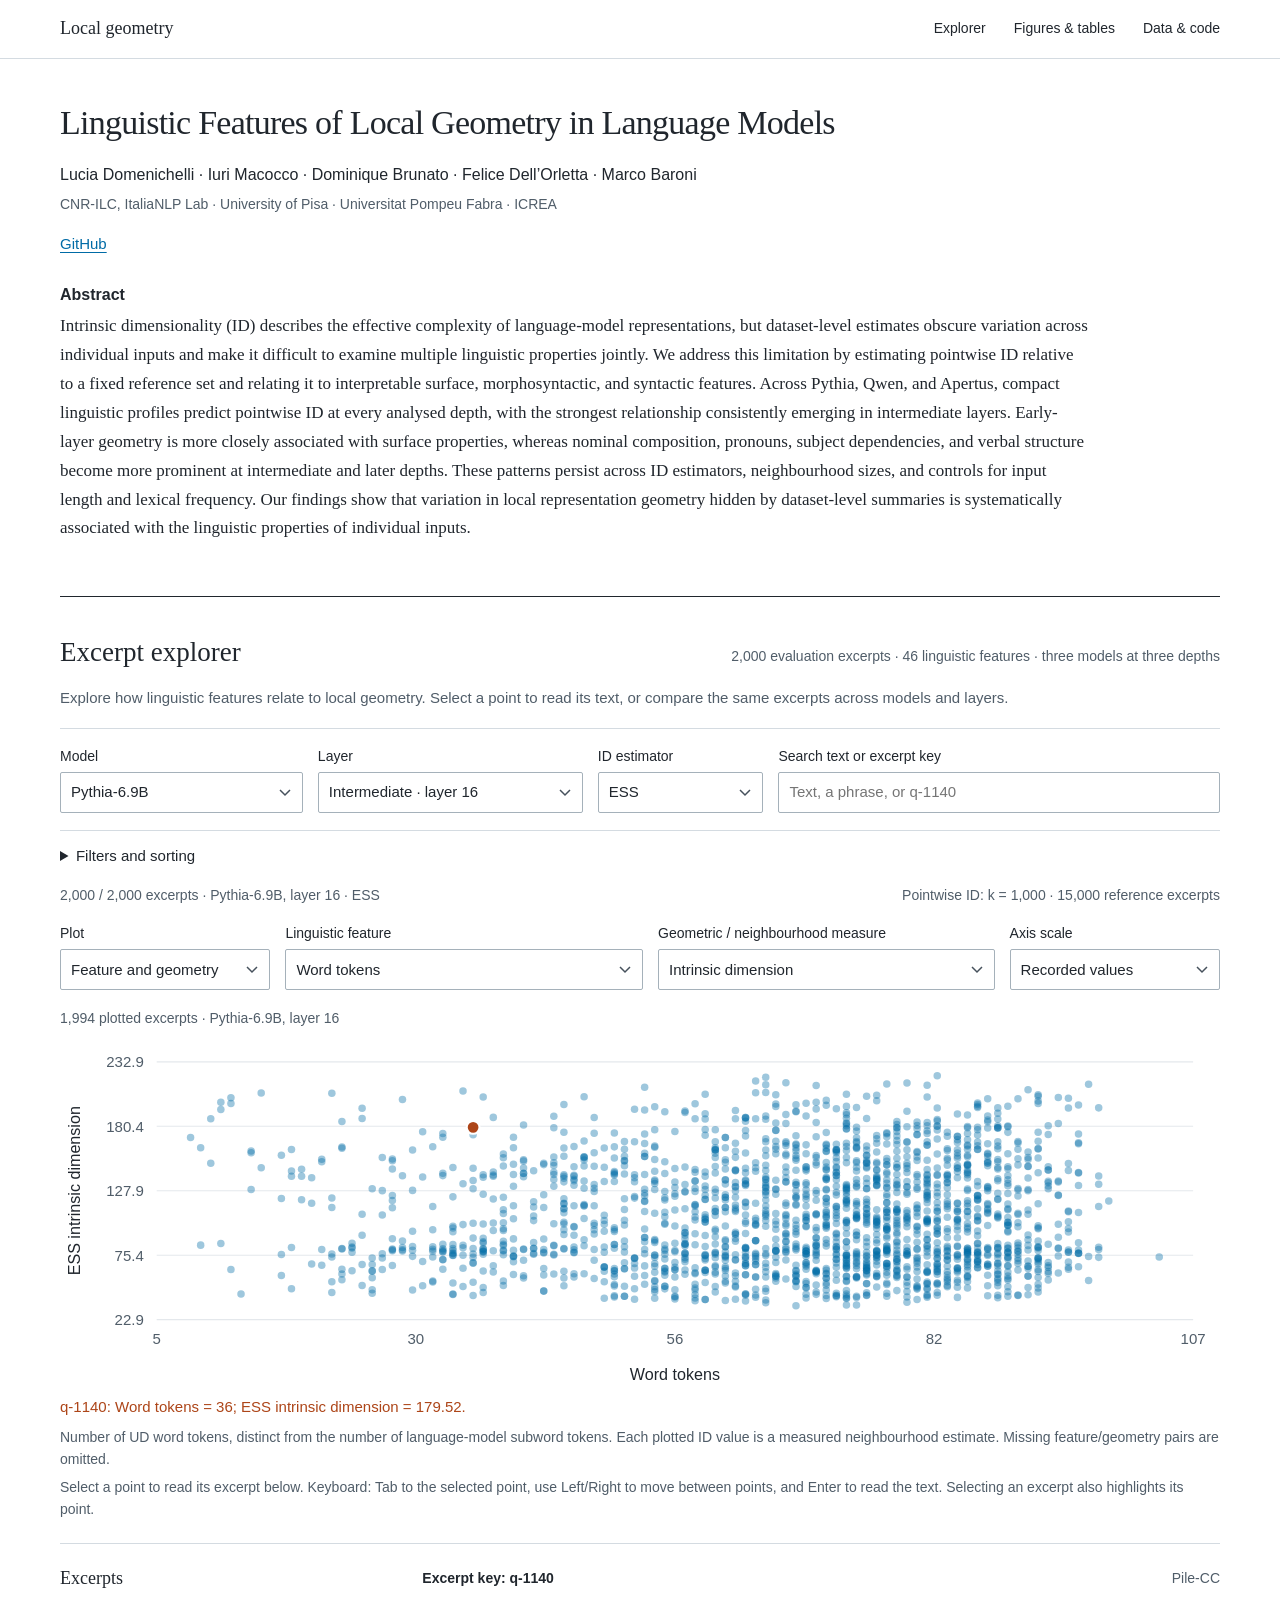
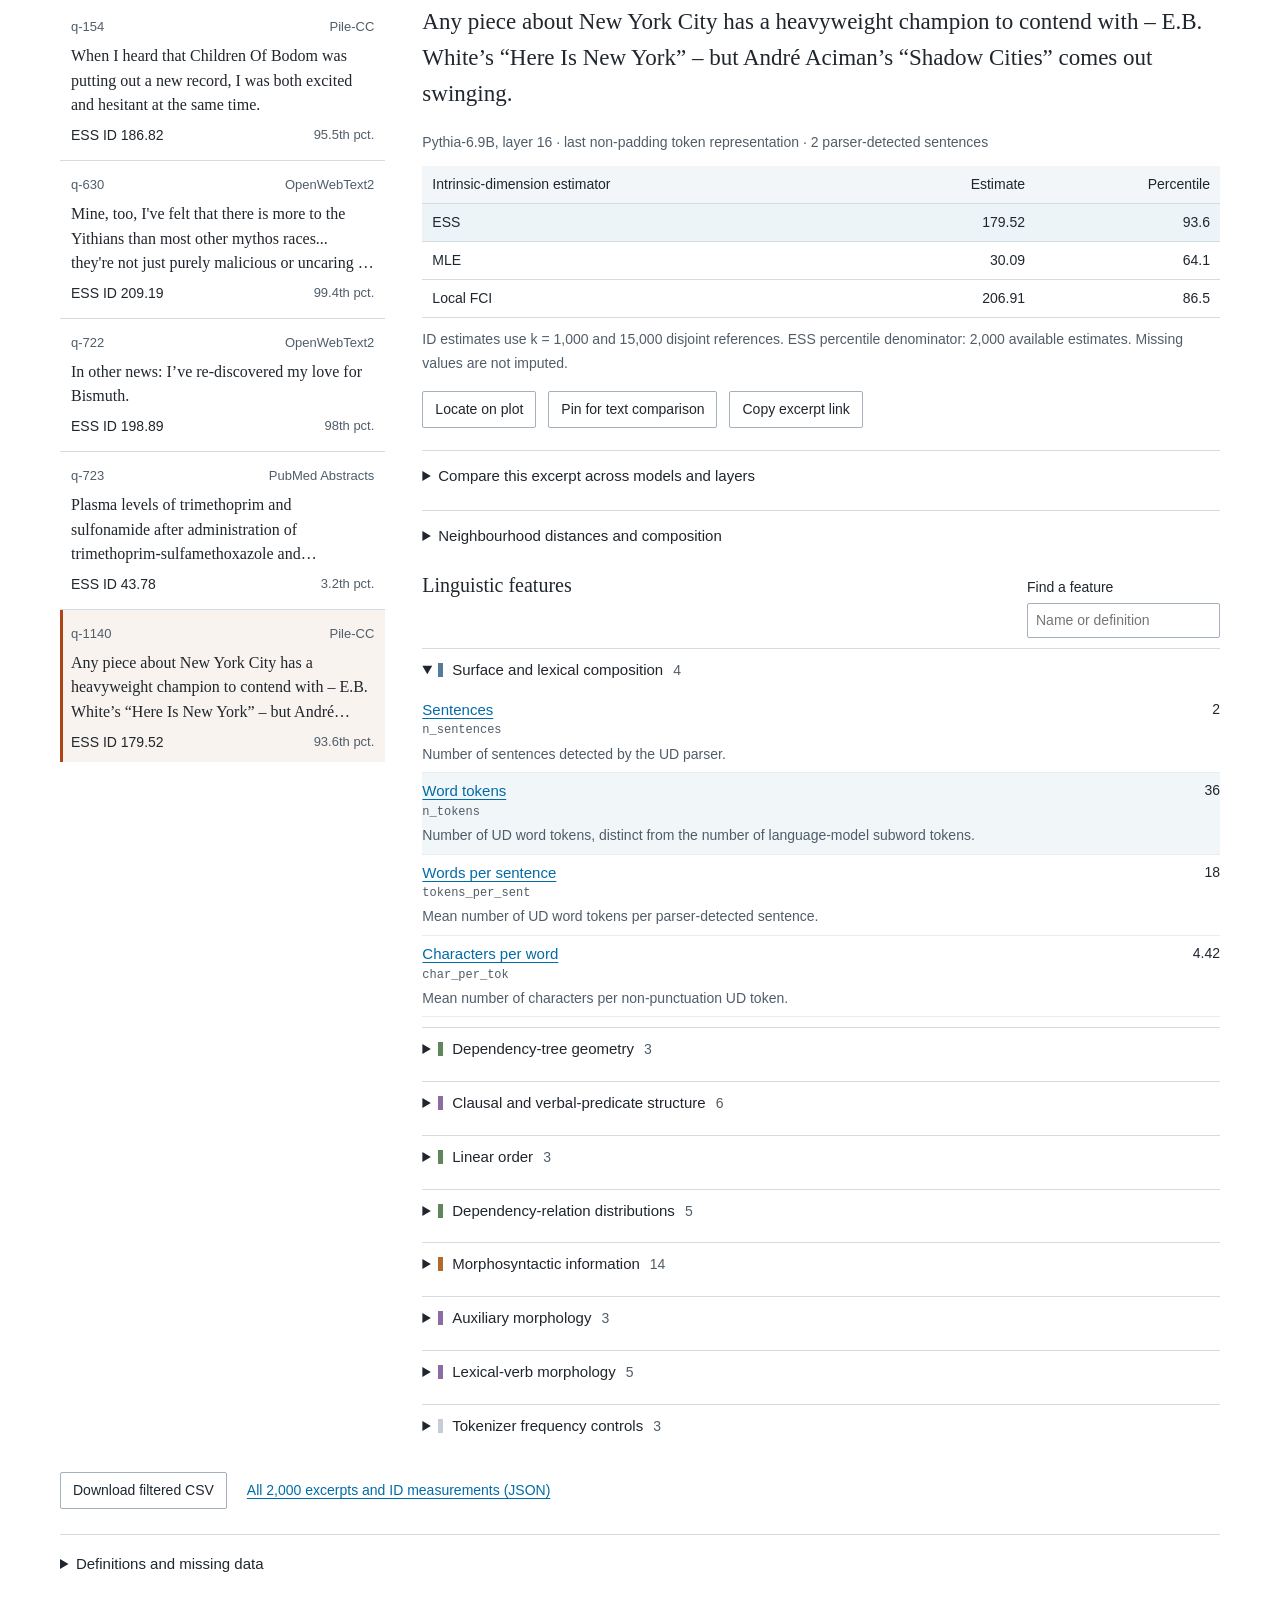
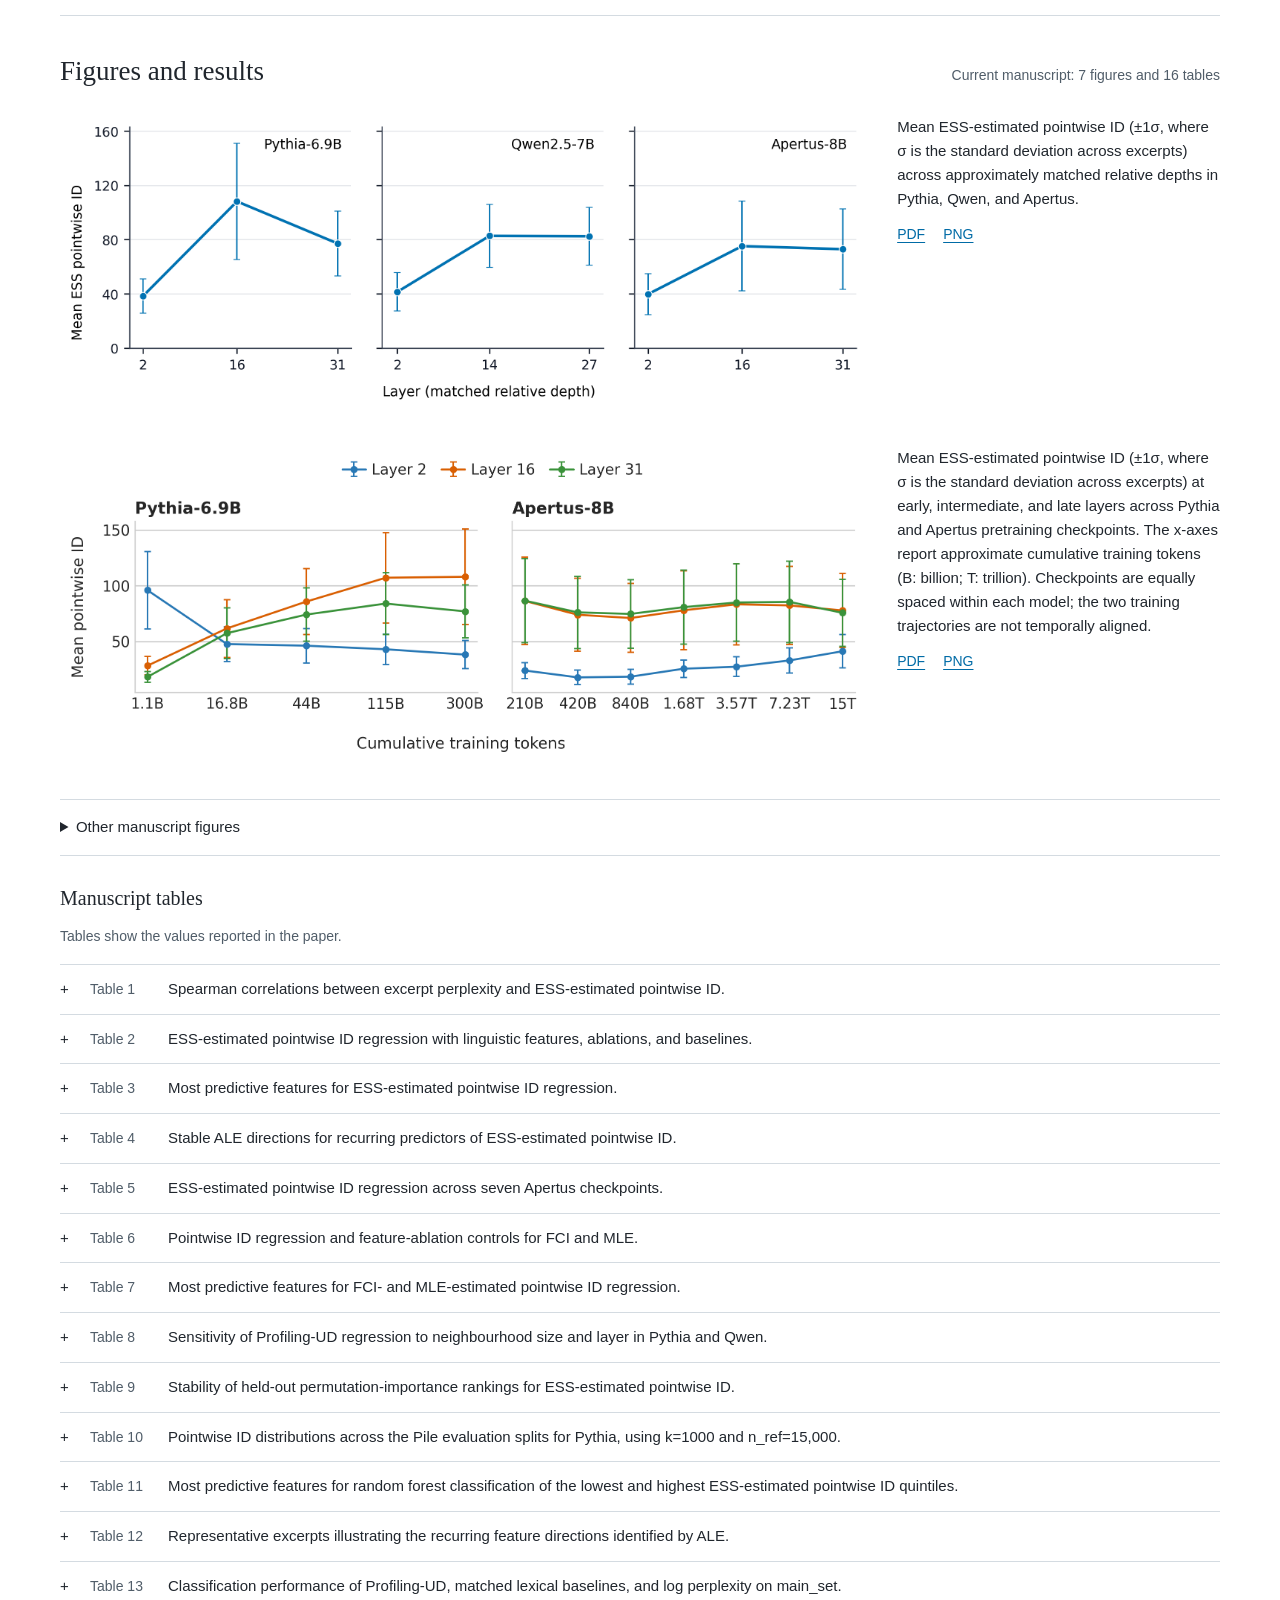
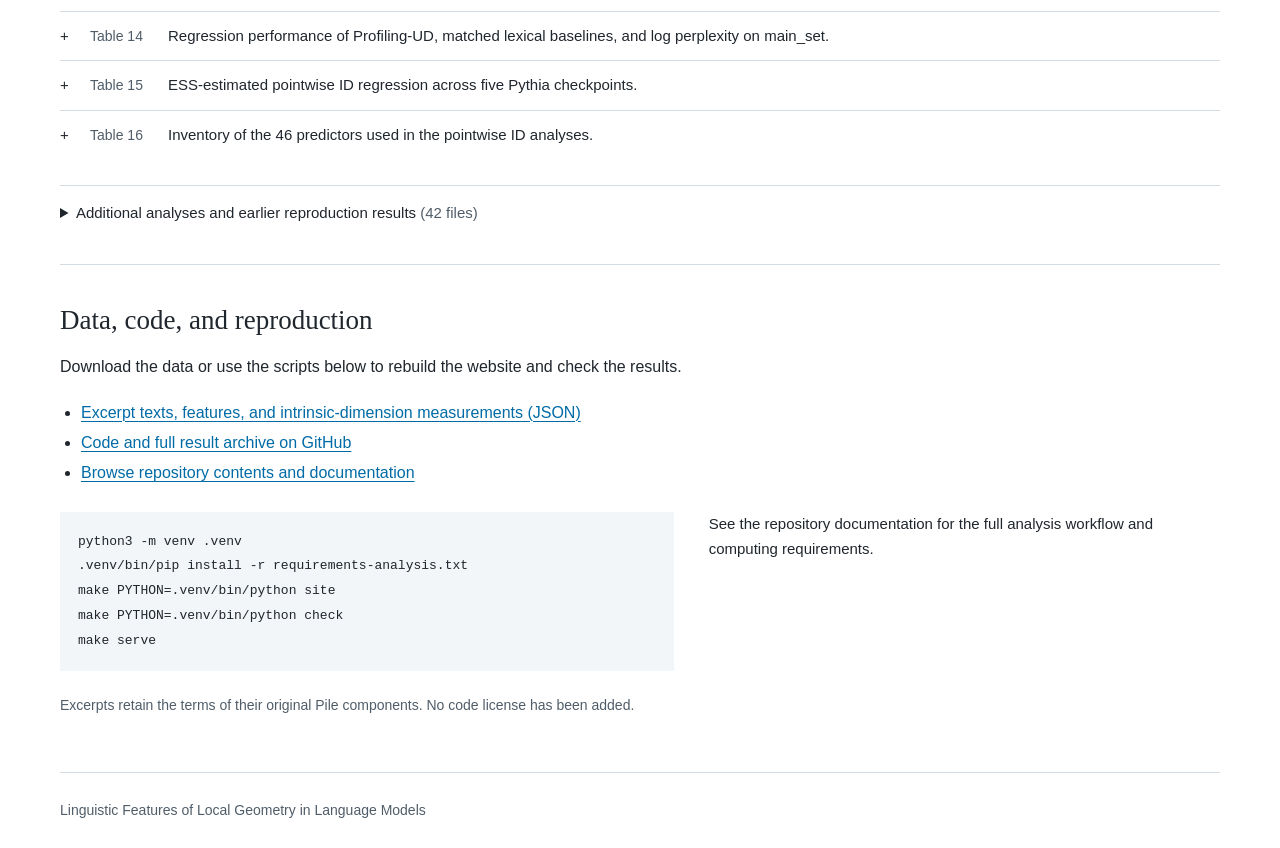
<file: docs/index.html>
<!doctype html>
<html lang="en">
<head>
<meta charset="utf-8"><meta name="viewport" content="width=device-width,initial-scale=1">
<title>Linguistic Features of Local Geometry in Language Models</title>
<meta name="description" content="Results and data for Linguistic Features of Local Geometry in Language Models, with an interactive text explorer.">
<meta name="theme-color" content="#ffffff">
<link rel="icon" href="assets/favicon.svg" type="image/svg+xml"><link rel="stylesheet" href="assets/style.css">
<script src="assets/explorer-index.js" defer></script><script src="assets/results-data.js" defer></script><script src="assets/app.js" defer></script>
</head>
<body>
<a class="skip" href="#explorer">Skip to the excerpt explorer</a>
<header class="site-header"><nav class="page-width" aria-label="Main navigation"><a class="site-name" href="#paper">Local geometry</a><a href="#explorer">Explorer</a><a href="#figures">Figures &amp; tables</a><a href="#data">Data &amp; code</a></nav></header>
<main class="page-width">
<header id="paper" class="paper-header"><h1>Linguistic Features of Local Geometry in Language Models</h1><p class="authors">Lucia Domenichelli · Iuri Macocco · Dominique Brunato · Felice Dell’Orletta · Marco Baroni</p><p class="affiliations">CNR-ILC, ItaliaNLP Lab · University of Pisa · Universitat Pompeu Fabra · ICREA</p><nav id="paper-links" class="resource-links" aria-label="Paper resources"></nav>
<div class="abstract"><h2>Abstract</h2><p id="abstract-text"></p></div>
</header>

<section id="explorer" class="explorer section"><div class="section-heading"><h2>Excerpt explorer</h2><p>2,000 evaluation excerpts · 46 linguistic features · three models at three depths</p></div>
<p class="explorer-intro">Explore how linguistic features relate to local geometry. Select a point to read its text, or compare the same excerpts across models and layers.</p>
<div class="controls"><label>Model<select id="model"><option value="pythia">Pythia-6.9B</option><option value="qwen">Qwen2.5-7B</option><option value="apertus">Apertus-8B</option></select></label><label>Layer<select id="depth"><option value="early">Early · layer 2</option><option value="intermediate" selected>Intermediate · layer 16</option><option value="late">Late · layer 31</option></select></label><label>ID estimator<select id="estimator"><option value="ess">ESS</option><option value="mle">MLE</option><option value="fci">Local FCI</option></select></label><label class="search-label">Search text or excerpt key<input id="search" type="search" placeholder="Text, a phrase, or q-1140" autocomplete="off"></label></div>
<details class="filter-options"><summary>Filters and sorting</summary><div class="filters"><label>Corpus source<select id="source"><option value="all">All sources</option></select></label><label>ID percentile<select id="band"><option value="all">All percentiles</option><option value="low">Lowest 20%</option><option value="middle">Middle 60%</option><option value="high">Highest 20%</option></select></label><label>Sort by<select id="sort"><option value="featured">Paper examples first</option><option value="high">Geometric measure, decreasing</option><option value="low">Geometric measure, increasing</option><option value="feature">Feature value, decreasing</option><option value="index">Excerpt key</option></select></label><label>Plotted feature: minimum<input id="feature-min" type="number" step="any" placeholder="No minimum"></label><label>Plotted feature: maximum<input id="feature-max" type="number" step="any" placeholder="No maximum"></label><label class="checkbox-label"><input type="checkbox" id="locality-only">Has neighbourhood diagnostics</label><button id="reset" type="button">Reset filters</button></div><p class="muted small">Feature limits use stored units: lexical density is a 0–1 proportion; other percentages use 0–100. Percentile filters always refer to the selected ID estimator, before any filtering.</p></details>
<div class="result-line"><p id="count" role="status" aria-live="polite">Loading the excerpt index…</p><p id="setting-note">Pointwise ID: k = 1,000 · 15,000 reference excerpts</p></div>
<div id="load-error" class="load-error" role="alert" hidden></div>

<div class="population-plot"><div class="plot-controls"><label>Plot<select id="plot-mode"><option value="feature">Feature and geometry</option><option value="compare">Compare models or layers</option></select></label><label id="feature-control">Linguistic feature<select id="plot-feature"></select></label><label id="measure-control">Geometric / neighbourhood measure<select id="plot-measure"><option value="id">Intrinsic dimension</option></select></label><label>Axis scale<select id="chart-scale"><option value="raw">Recorded values</option><option value="percentile">ID percentile</option></select></label></div>
<div id="compare-controls" class="secondary-controls" hidden><label>Compare with model<select id="compare-model"><option value="pythia">Pythia-6.9B</option><option value="qwen">Qwen2.5-7B</option><option value="apertus">Apertus-8B</option></select></label><label>Compare with layer<select id="compare-depth"><option value="early">Early · layer 2</option><option value="intermediate">Intermediate · layer 16</option><option value="late" selected>Late · layer 31</option></select></label><p class="small">Each point is the same excerpt in the two settings. Recorded ID scales can differ; percentiles locate it within each setting.</p></div>
<div id="neighbour-controls" class="secondary-controls" hidden><label>Diagnostic neighbourhood<select id="neighbour-k"><option>100</option><option>500</option><option selected>1000</option><option>2000</option><option>3000</option></select></label><label>Rank interval<select id="neighbour-kind"><option value="cumulative">Cumulative: ranks 1 to k</option><option value="shell">Shell: ranks after previous k</option></select></label><p class="small">These controls apply to locality diagnostics only. The ID estimates retain k = 1,000.</p></div>
<p id="plot-note" class="plot-note"></p><div class="plot-container"><svg id="scatter" viewBox="0 0 1080 330" role="group" aria-label="Interactive excerpt scatterplot" aria-describedby="plot-instructions plot-selection"></svg><div id="plot-tooltip" class="plot-tooltip" hidden></div></div>
<p id="plot-selection" class="selection-readout" aria-live="polite"></p><p id="plot-description" class="small muted"></p><p id="plot-instructions" class="small muted">Select a point to read its excerpt below. Keyboard: Tab to the selected point, use Left/Right to move between points, and Enter to read the text. Selecting an excerpt also highlights its point.</p></div>

<div class="reading-grid"><div class="excerpt-list-panel"><h3>Excerpts</h3><div id="excerpt-list" role="list" aria-label="Filtered excerpts"></div><div class="pagination"><button id="prev" type="button">Previous</button><span id="page-number"></span><button id="next" type="button">Next</button></div></div><div class="reading-column"><article id="detail" tabindex="-1" aria-label="Selected excerpt and measurements"></article><section id="comparison" hidden aria-label="Two-excerpt comparison"></section></div></div>
<div class="download-line"><button id="download-filtered" type="button">Download filtered CSV</button><a href="assets/explorer.json" download>All 2,000 excerpts and ID measurements (JSON)</a></div>
<details class="reading-guide"><summary>Definitions and missing data</summary><div class="guide-columns"><div><h3>Representation and intrinsic dimension</h3><p>Each excerpt has one representation per model and layer: its last non-padding token’s hidden state. ESS, MLE, and local FCI estimate dimension from its neighbours in a separate 15,000-excerpt reference set. These are query-neighbourhood estimates, rather than per-token annotations or direct measures of linguistic complexity.</p><dl><dt>ESS</dt><dd>Expected simplex skewness: a local dimension estimate based on simplex geometry.</dd><dt>MLE</dt><dd>A local maximum-likelihood dimension estimate based on nearest-neighbour distance ratios.</dd><dt>Local FCI</dt><dd>The study’s pointwise adaptation of the fractal-correlation estimator. It should not be equated with the original dataset-level estimator.</dd><dt>Percentile</dt><dd>Average rank divided by the available evaluation population, separately within each model, layer, and estimator. Filters do not change this denominator.</dd></dl></div><div><h3>Text, tokens, and neighbourhoods</h3><p>The 46 linguistic predictors aggregate over each excerpt. UD word tokens differ from model subword tokens; definitions state the relevant denominators. Lexical density is displayed as a percentage of its stored fraction. Frequency controls use the shared recorded Pythia-tokenizer proxies.</p><p>The locality audit sampled 500 queries. All 500 are available in the explorer. Radius, distance, source composition, and lexical similarity describe the selected query’s neighbourhood; they are not properties of an individual word.</p><p>Six of the 2,000 geometric evaluation queries have no released linguistic profile. Their texts and recorded geometry remain available. One Pythia early-layer FCI estimate is unavailable. Missing values remain unavailable. Token-level scores, reference-neighbour texts, and new-text inference are not supplied.</p><p>Paper figures report dataset summaries, including 2,000-query aggregates. Plots include only excerpts with the measurements required for the selected axes. Associations do not establish causality.</p></div></div></details>
</section>

<section id="figures" class="section"><div class="section-heading"><h2>Figures and results</h2><p>Current manuscript: 7 figures and 16 tables</p></div><div id="principal-figures"></div><details class="other-figures"><summary>Other manuscript figures</summary><div id="other-figures"></div></details><h3 class="tables-heading">Manuscript tables</h3><p class="small muted">Tables show the values reported in the paper.</p><div id="tables"></div><details class="archive"><summary>Additional analyses and earlier reproduction results <span id="archive-count"></span></summary><p>Supporting analyses include regression baselines, neighbourhood comparisons, and feature ablations.</p><div id="archive-files"></div></details></section>

<section id="data" class="section data-section"><h2>Data, code, and reproduction</h2><p>Download the data or use the scripts below to rebuild the website and check the results.</p><ul class="download-resources"><li><a href="assets/explorer.json" download>Excerpt texts, features, and intrinsic-dimension measurements (JSON)</a></li><li><a href="https://github.com/ldomenichelli/linguistic-features-of-local-geometry-in-language-models">Code and full result archive on GitHub</a></li><li><a href="repository/index.html">Browse repository contents and documentation</a></li></ul><div class="reproduction"><pre><code>python3 -m venv .venv
.venv/bin/pip install -r requirements-analysis.txt
make PYTHON=.venv/bin/python site
make PYTHON=.venv/bin/python check
make serve</code></pre><p>See the repository documentation for the full analysis workflow and computing requirements.</p></div><p class="small muted">Excerpts retain the terms of their original Pile components. No code license has been added.</p></section>
</main><footer class="page-width">Linguistic Features of Local Geometry in Language Models</footer>
<dialog id="figure-dialog"><button id="close-figure" type="button">Close figure</button><img id="large-figure" alt=""><p id="large-caption"></p></dialog>
<noscript><p class="page-width">JavaScript is needed for the explorer. The figures and <a href="assets/explorer.json">released data</a> remain available as downloads.</p></noscript>
</body></html>
</file>
<file: docs/assets/style.css>
:root{--ink:#20262d;--muted:#505d69;--line:#d4dbe1;--blue:#006ba6;--selected:#ad4518;--pin:#674599;--light:#f3f6f8;--surface:#dceaf7;--morph:#fce8d5;--syntax:#e3f1df;--verbal:#ede3f5}*{box-sizing:border-box}html{scroll-padding-top:75px}body{margin:0;background:#fff;color:var(--ink);font:16px/1.65 -apple-system,BlinkMacSystemFont,"Segoe UI",sans-serif}a{color:var(--blue);text-decoration-thickness:1px;text-underline-offset:3px}a:hover{text-decoration-thickness:2px}button,input,select{font:inherit}button,a,input,select,summary{-webkit-tap-highlight-color:transparent}:focus-visible{outline:3px solid var(--blue);outline-offset:3px}button{color:var(--ink);background:white;border:1px solid #a5b1ba;border-radius:2px;padding:7px 12px;cursor:pointer;font-size:14px;line-height:1.5}button:hover{background:var(--light)}button:disabled{opacity:.5;cursor:default}input,select{color:var(--ink);background:white;border:1px solid #a5b1ba;border-radius:2px;min-height:41px;padding:7px 10px;font-size:15px;max-width:100%}select{appearance:none;padding-right:32px;background-image:url("data:image/svg+xml,%3Csvg xmlns='http://www.w3.org/2000/svg' width='12' height='9' viewBox='0 0 12 9'%3E%3Cpath d='m1 2 5 5 5-5' fill='none' stroke='%2346515c' stroke-width='1.5'/%3E%3C/svg%3E");background-repeat:no-repeat;background-position:right 11px center}input[type=checkbox]{min-height:0;width:17px;height:17px;accent-color:var(--blue)}label{font-size:14px;line-height:1.5;display:flex;flex-direction:column;gap:5px;min-width:0}summary{cursor:pointer;font-size:15px}summary:hover{color:var(--blue)}h1,h2,h3{font-family:Georgia,"Times New Roman",serif;line-height:1.28;font-weight:400}h1{font-size:34px;letter-spacing:-.022em;margin:0 0 17px;max-width:1000px}h2{font-size:27px;margin:0 0 20px}h3{font-size:20px;margin:0 0 13px}p{margin:0 0 17px}.page-width{width:min(1160px,calc(100% - 64px));margin-inline:auto}.site-header{border-bottom:1px solid var(--line);background:#fff;position:sticky;top:0;z-index:20}.site-header nav{display:flex;gap:28px;align-items:center;min-height:58px;font-size:14px}.site-header a{text-decoration:none;color:var(--ink)}.site-header .site-name{font-family:Georgia,serif;font-size:18px;margin-right:auto}.paper-header{padding:42px 0 36px;border-bottom:1px solid var(--ink)}.authors{margin-bottom:5px;font-size:16px}.affiliations{font-size:14px;color:var(--muted);margin-bottom:16px}.resource-links{display:flex;gap:24px;flex-wrap:wrap;margin-bottom:28px;font-size:15px}.abstract{max-width:1030px}.abstract h2{font-family:inherit;font-size:16px;font-weight:600;margin:0 0 7px}.abstract p{font-family:Georgia,serif;font-size:17px;line-height:1.7}.version-note{max-width:1030px;font-size:14px;color:var(--muted)}.version-note summary{font-size:14px}.version-note p:first-of-type{margin-top:12px}.section{padding-block:38px;border-bottom:1px solid var(--line)}.section-heading{display:flex;justify-content:space-between;align-items:baseline;gap:25px;margin-bottom:16px}.section-heading h2{margin:0}.section-heading>p{font-size:14px;color:var(--muted);margin:0}.explorer-intro{max-width:1020px;font-size:15px;color:var(--muted)}.controls{display:grid;grid-template-columns:1.1fr 1.2fr .75fr 2fr;gap:15px;padding:17px 0;border-block:1px solid var(--line)}.filter-options{margin:13px 0}.filters{display:grid;grid-template-columns:1fr 1fr 1.25fr;gap:16px;margin-block:18px}.filters input[type=number]{width:100%}.checkbox-label{display:flex;flex-direction:row;align-items:center;gap:10px;align-self:end;min-height:41px}.filters>button{justify-self:start}.result-line{display:flex;justify-content:space-between;gap:20px;margin-block:16px;font-size:14px;color:var(--muted)}.result-line p{margin:0}.load-error{padding:14px;border:1px solid #ad4518;color:#80340f;margin-block:14px}.load-error button{margin-left:15px}.plot-controls{display:grid;grid-template-columns:1fr 1.7fr 1.6fr 1fr;gap:15px}.secondary-controls{display:flex;gap:20px;align-items:end;padding-top:16px}.secondary-controls label{min-width:190px}.secondary-controls p{font-size:14px;margin:0;max-width:470px;color:var(--muted)}[hidden]{display:none!important}.plot-note{font-size:14px;margin:17px 0 0;color:var(--muted)}.plot-container{position:relative;margin-block:4px}#scatter{width:100%;height:auto;display:block;overflow:visible}.plot-point{fill:#006ba6;fill-opacity:.38;stroke:transparent;stroke-width:1.5;cursor:pointer}.plot-point:hover,.plot-point:focus{fill:var(--selected);fill-opacity:1;stroke:#fff}.plot-point.selected{fill:var(--selected);fill-opacity:1;stroke:white;stroke-width:2}.plot-point.pinned{fill:var(--pin);fill-opacity:1;stroke:white;stroke-width:2}.plot-point:focus-visible{outline:none;stroke:#20262d;stroke-width:3}.axis-label{font-size:14px;fill:var(--muted)}.axis-title{font-size:15px;fill:var(--ink)}.plot-grid{stroke:#e4e8ec;stroke-width:1}.plot-diagonal{stroke:#8a949e;stroke-dasharray:5 5}.plot-tooltip{position:absolute;background:#fff;border:1px solid #9aa8b3;padding:10px 13px;max-width:300px;font-size:14px;pointer-events:none;white-space:pre-line;z-index:5}.selection-readout{font-size:15px;color:var(--selected);margin:6px 0}.small{font-size:14px;line-height:1.6}.muted{color:var(--muted)}#plot-description{margin-bottom:5px}#plot-instructions{margin-bottom:23px}.reading-grid{display:grid;grid-template-columns:minmax(240px,.75fr) minmax(0,1.8fr);gap:30px;border-top:1px solid var(--line);padding-top:23px}.excerpt-list-panel{min-width:0}.excerpt-list-panel>h3{font-size:18px}.excerpt-item{border:0;border-bottom:1px solid var(--line);border-radius:0;display:block;width:100%;text-align:left;padding:14px 11px;background:#fff}.excerpt-item.selected{border-left:3px solid var(--selected);background:#f9f3ef;padding-left:8px}.excerpt-top,.excerpt-bottom{display:flex;justify-content:space-between;gap:12px;font-size:13px;color:var(--muted)}.excerpt-preview{display:-webkit-box;-webkit-box-orient:vertical;-webkit-line-clamp:3;overflow:hidden;font:16px/1.55 Georgia,serif;margin-block:7px}.excerpt-bottom strong{color:var(--ink);font-size:14px;font-weight:500}.pagination{display:flex;gap:8px;justify-content:space-between;align-items:center;margin-top:15px;font-size:14px}.reading-column{min-width:0}#detail{scroll-margin-top:90px}#detail:focus{outline-offset:8px}.detail-head{display:flex;justify-content:space-between;gap:20px;font-size:14px;color:var(--muted);margin-bottom:14px}.detail-head strong{color:var(--ink);font-weight:600}.full-excerpt{font:23px/1.55 Georgia,serif;margin:0 0 20px;overflow-wrap:anywhere}.excerpt-context{font-size:14px;color:var(--muted);margin-bottom:12px}.measure-table,.feature-table,.compare-table,.result-table{width:100%;border-collapse:collapse;font-size:14px;line-height:1.5;font-variant-numeric:tabular-nums}.measure-table th,.measure-table td,.compare-table th,.compare-table td,.result-table th,.result-table td{padding:8px 10px;border-bottom:1px solid var(--line);text-align:right}.measure-table th:first-child,.measure-table td:first-child,.compare-table th:first-child,.compare-table td:first-child,.result-table th:first-child,.result-table td:first-child{text-align:left}.measure-table thead,.compare-table thead,.result-table tr:first-child{background:var(--light)}.measure-table th{font-weight:500}.measure-table tr.current{background:#edf4f8}.measure-caption{font-size:14px;color:var(--muted);margin-block:10px 16px}.detail-actions{display:flex;gap:12px;flex-wrap:wrap;margin-block:16px 21px}.feature-heading{display:flex;justify-content:space-between;gap:20px;align-items:baseline;margin-top:24px}.feature-heading h3{margin:0}.feature-search{font-size:14px;max-width:220px}.feature-search input{min-height:35px;font-size:14px;padding:4px 8px}.feature-family{border-top:1px solid var(--line);margin-top:10px}.feature-family summary{padding:9px 0;position:relative}.feature-family summary span{color:var(--muted);margin-left:10px;font-size:14px}.feature-family summary:before{content:"";display:inline-block;width:5px;height:14px;vertical-align:-2px;margin-right:9px;background:#c6cdd4}.feature-family.raw summary:before{background:#547a9c}.feature-family.morph summary:before{background:#b16a2e}.feature-family.syntax summary:before{background:#60865b}.feature-family.verbal summary:before{background:#8b6ba2}.feature-table th,.feature-table td{padding:7px 0;border-bottom:1px solid #e9edf0;text-align:left;vertical-align:top}.feature-table th{font-weight:400;width:78%}.feature-table td{text-align:right;white-space:nowrap;padding-left:14px}.feature-table button{background:none;border:none;padding:0;text-align:left;font-size:15px;color:var(--blue);text-decoration:underline;text-underline-offset:3px}.feature-code{display:block;font:12px/1.6 ui-monospace,monospace;color:var(--muted);overflow-wrap:anywhere}.feature-help{font-size:14px;color:var(--muted);display:block;margin-top:3px;line-height:1.55}.feature-table tr.active{background:#f1f6f9}.detail-section{border-top:1px solid var(--line);padding-top:13px;margin-top:22px}.detail-section>summary{font-weight:500}.detail-section>div{padding-top:14px}.neighbour-definition{display:block;color:var(--muted);font-size:14px;margin-top:3px}.neighbourhood-table td:last-child{vertical-align:top;white-space:nowrap}.neighbourhood-table td:first-child{width:75%}.table-scroll{overflow-x:auto;max-width:100%}.unavailable{color:var(--muted);font-style:italic}.comparison{border-top:2px solid var(--pin);margin-top:28px;padding-top:17px}.compare-texts{display:grid;grid-template-columns:1fr 1fr;gap:20px;font:17px/1.55 Georgia,serif}.compare-texts strong{font:14px system-ui,sans-serif}.compare-texts p{margin-top:8px;overflow-wrap:anywhere}.download-line{display:flex;gap:20px;align-items:center;flex-wrap:wrap;margin-block:25px;font-size:14px}.reading-guide{border-top:1px solid var(--line);padding-top:17px}.guide-columns{display:grid;grid-template-columns:1fr 1fr;gap:35px;margin-top:20px;font-size:15px}.guide-columns h3{font-size:19px}.guide-columns dt{font-weight:600}.guide-columns dd{margin:0 0 12px}.paper-figure{margin:26px 0 36px;display:grid;grid-template-columns:minmax(0,2.5fr) minmax(230px,1fr);gap:30px;align-items:start}.figure-image{border:0;border-radius:0;padding:0;background:none;width:100%;display:block;cursor:zoom-in}.figure-image img{display:block;width:100%;height:auto}.paper-figure figcaption{font-size:15px;line-height:1.6}.paper-figure figcaption p{margin-bottom:12px}.figure-links{display:flex;gap:18px;font-size:14px}.other-figures{border-block:1px solid var(--line);padding-block:15px;margin-bottom:30px}.tables-heading{margin-top:30px}.table-item{border-top:1px solid var(--line)}.table-item summary{display:flex;gap:20px;padding:12px 0;font-size:15px;align-items:baseline}.table-item summary:before{content:"+";flex-shrink:0;width:10px}.table-item[open] summary:before{content:"−"}.table-item summary>span{font-size:14px;color:var(--muted);min-width:58px}.table-item summary>strong{font-weight:400}.table-caption{font-size:14px;max-width:1000px}.table-downloads{display:flex;gap:20px;font-size:14px;margin-bottom:15px}.result-table th{font-weight:500}.result-table td,.result-table th{padding:7px 9px;text-align:left;vertical-align:top;min-width:60px}.table-item .table-scroll{margin-bottom:22px;max-height:580px;overflow:auto}.archive{margin-top:25px;border-top:1px solid var(--line);padding-top:15px}.archive>p{font-size:14px;margin-top:15px}.archive span{font-weight:400;color:var(--muted)}#archive-files{columns:3;column-gap:25px;font-size:14px}#archive-files a{display:block;overflow-wrap:anywhere;margin-bottom:6px}.data-section h2{margin-bottom:17px}.download-resources{padding-left:21px;line-height:1.9}.reproduction{display:grid;grid-template-columns:1.2fr 1fr;gap:35px;margin-block:23px}.reproduction pre{margin:0;padding:18px;background:var(--light);font-size:13px;line-height:1.9;overflow:auto}.reproduction p{font-size:15px}footer{font-size:14px;color:var(--muted);padding-block:26px}.skip{position:fixed;left:15px;top:-100px;background:#fff;color:var(--blue);padding:12px;z-index:50}.skip:focus{top:7px}.empty{font-size:15px;color:var(--muted);padding:20px 0}dialog{max-width:min(1200px,95vw);max-height:94vh;border:1px solid #8796a3;border-radius:0;padding:22px}dialog::backdrop{background:#15233499}dialog>button{display:block;margin-left:auto;margin-bottom:14px}dialog img{max-width:100%;max-height:70vh;display:block;object-fit:contain;margin:auto}dialog p{font-size:15px;margin-top:18px;max-width:1000px}.plot-busy{opacity:.4}
@media(min-width:1000px){.excerpt-list-panel{position:sticky;top:83px;max-height:calc(100vh - 105px);overflow-y:auto;padding-right:7px;scrollbar-width:thin}}@media(max-width:950px){.page-width{width:calc(100% - 40px)}.section-heading{display:block}.section-heading>p{margin-top:9px}.controls{grid-template-columns:1fr 1fr 1fr}.search-label{grid-column:1/-1}.plot-controls{grid-template-columns:1fr 1fr}.reading-grid{grid-template-columns:minmax(220px,.8fr) minmax(0,1.6fr);gap:23px}.paper-figure{grid-template-columns:1fr;gap:17px}.paper-figure figcaption{max-width:900px}.reproduction{grid-template-columns:1fr;gap:20px}#archive-files{columns:2}}
@media(max-width:650px){.page-width{width:calc(100% - 32px)}.site-header nav{gap:16px;min-height:54px;font-size:13px;flex-wrap:wrap;padding-block:9px}.site-header .site-name{width:100%;font-size:17px}.paper-header{padding:28px 0}.paper-header h1{font-size:28px}.authors{line-height:1.7}.resource-links{gap:12px 21px;margin-block:20px}.abstract p{font-size:17px}.section{padding-block:28px}h2{font-size:24px}.controls{grid-template-columns:1fr 1fr;gap:12px}.controls>label:nth-child(3){grid-column:1/2}.search-label{grid-column:1/-1}.filters{grid-template-columns:1fr 1fr;gap:14px}.filters>label:nth-child(3){grid-column:1/-1}.filters .checkbox-label{grid-column:1/-1}.result-line{display:block}.result-line p:last-child{margin-top:5px}.plot-controls{gap:13px}.plot-controls label{font-size:13px}.plot-controls select{font-size:14px;padding-left:8px}.secondary-controls{flex-wrap:wrap;gap:12px}.secondary-controls label{min-width:0;flex:1}.secondary-controls p{flex-basis:100%}.plot-container{overflow-x:auto}#scatter{width:100%;min-width:420px}.reading-grid{display:flex;flex-direction:column-reverse;gap:28px}.excerpt-list-panel{border-top:1px solid var(--line);padding-top:17px;max-height:650px;overflow-y:auto}.detail-head{font-size:14px}.full-excerpt{font-size:22px}.measure-table{font-size:14px}.measure-table th,.measure-table td{padding:7px 5px}.feature-heading{align-items:start;gap:13px}.feature-search{max-width:155px}.feature-search input{width:100%}.guide-columns{grid-template-columns:1fr;gap:10px}.compare-texts{font-size:16px}.table-item summary{gap:12px;font-size:14px}.table-item summary>span{min-width:51px}#archive-files{columns:1}.paper-figure{margin-block:23px}.paper-figure figcaption{font-size:15px}.reproduction pre{font-size:12px;padding:14px}.detail-actions{gap:10px}.download-line{gap:14px}.feature-code{font-size:12px}.plot-tooltip{max-width:220px}.pagination button{padding-inline:10px}}
@media(prefers-reduced-motion:reduce){html{scroll-behavior:auto}*{animation:none!important;transition:none!important}}
</file>
